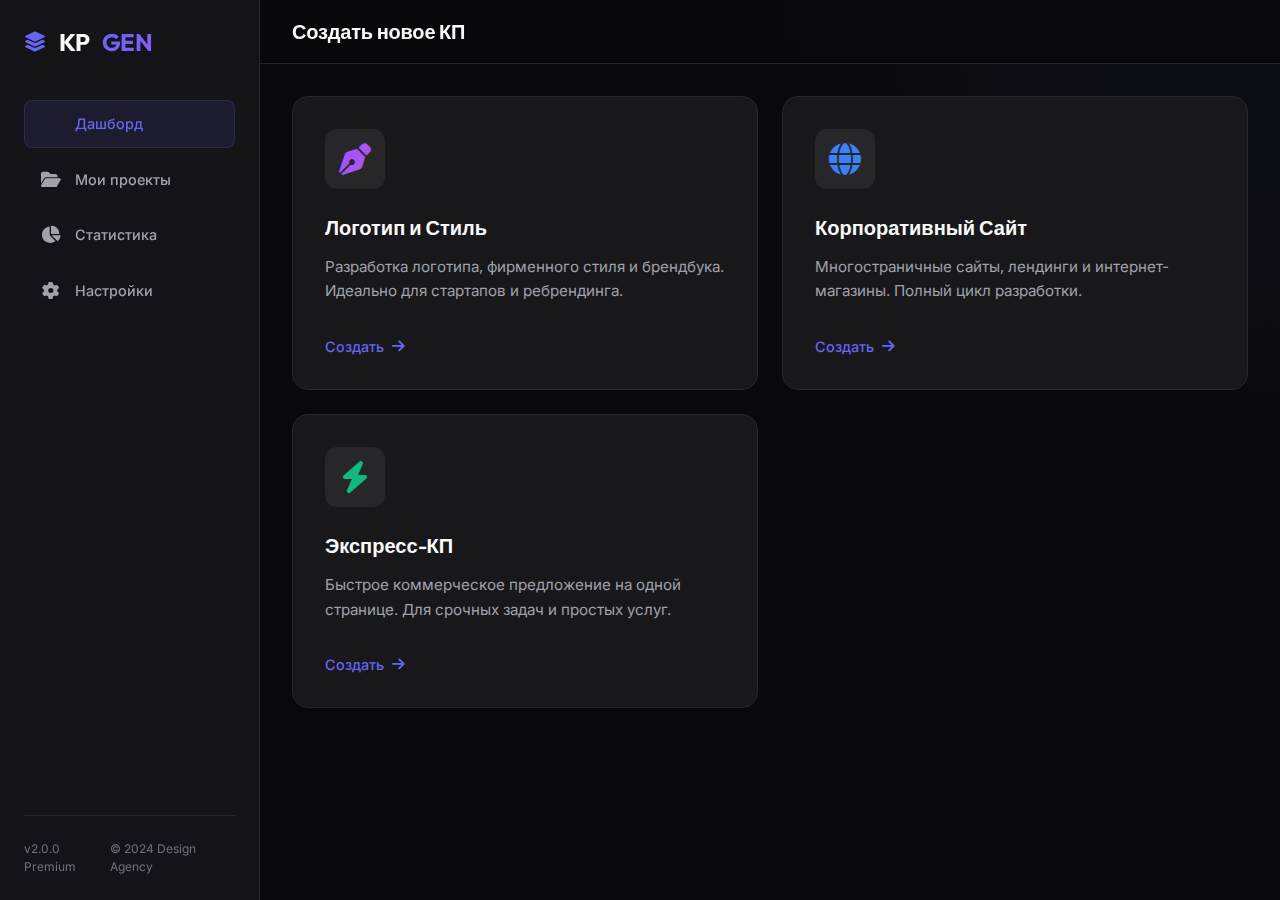
<file: index.html>
<!DOCTYPE html>
<html lang="ru">

<head>
    <meta charset="UTF-8">
    <meta name="viewport" content="width=device-width, initial-scale=1.0">
    <title>KP Generator | Dashboard</title>
    <link rel="stylesheet" href="/styles.css">
    <link rel="stylesheet" href="https://cdnjs.cloudflare.com/ajax/libs/font-awesome/6.4.0/css/all.min.css">
</head>

<body>
    <div class="app-container">
        <!-- Sidebar -->
        <aside class="sidebar">
            <div class="logo">
                <i class="fa-solid fa-layer-group"></i>
                KP<span>GEN</span>
            </div>

            <nav class="nav-menu">
                <a href="#" class="nav-item active">
                    <i class="fa-solid fa-grid-2"></i>
                    Дашборд
                </a>
                <a href="#" class="nav-item">
                    <i class="fa-solid fa-folder-open"></i>
                    Мои проекты
                </a>
                <a href="#" class="nav-item">
                    <i class="fa-solid fa-chart-pie"></i>
                    Статистика
                </a>
                <a href="#" class="nav-item">
                    <i class="fa-solid fa-gear"></i>
                    Настройки
                </a>
            </nav>

            <div class="sidebar-footer">
                <p>v2.0.0 Premium</p>
                <p>&copy; 2024 Design Agency</p>
            </div>
        </aside>

        <!-- Main Content -->
        <main class="main-content">
            <div class="top-bar">
                <div class="page-title">Создать новое КП</div>
                <div class="user-profile">
                    <!-- Placeholder for user info if needed -->
                </div>
            </div>

            <div class="content-scroll-area">
                <div class="dashboard-grid">
                    <!-- Card 1: Logo -->
                    <a href="/generator.html?type=logo" class="kp-card">
                        <div class="card-icon" style="color: #a855f7;">
                            <i class="fa-solid fa-pen-nib"></i>
                        </div>
                        <div class="card-title">Логотип и Стиль</div>
                        <div class="card-desc">
                            Разработка логотипа, фирменного стиля и брендбука. Идеально для стартапов и ребрендинга.
                        </div>
                        <div class="card-arrow">
                            Создать <i class="fa-solid fa-arrow-right"></i>
                        </div>
                    </a>

                    <!-- Card 2: Website -->
                    <a href="/generator.html?type=website" class="kp-card">
                        <div class="card-icon" style="color: #3b82f6;">
                            <i class="fa-solid fa-globe"></i>
                        </div>
                        <div class="card-title">Корпоративный Сайт</div>
                        <div class="card-desc">
                            Многостраничные сайты, лендинги и интернет-магазины. Полный цикл разработки.
                        </div>
                        <div class="card-arrow">
                            Создать <i class="fa-solid fa-arrow-right"></i>
                        </div>
                    </a>

                    <!-- Card 3: Express -->
                    <a href="/generator.html?type=express" class="kp-card">
                        <div class="card-icon" style="color: #10b981;">
                            <i class="fa-solid fa-bolt"></i>
                        </div>
                        <div class="card-title">Экспресс-КП</div>
                        <div class="card-desc">
                            Быстрое коммерческое предложение на одной странице. Для срочных задач и простых услуг.
                        </div>
                        <div class="card-arrow">
                            Создать <i class="fa-solid fa-arrow-right"></i>
                        </div>
                    </a>
                </div>
            </div>
        </main>
    </div>
</body>

</html>
</file>
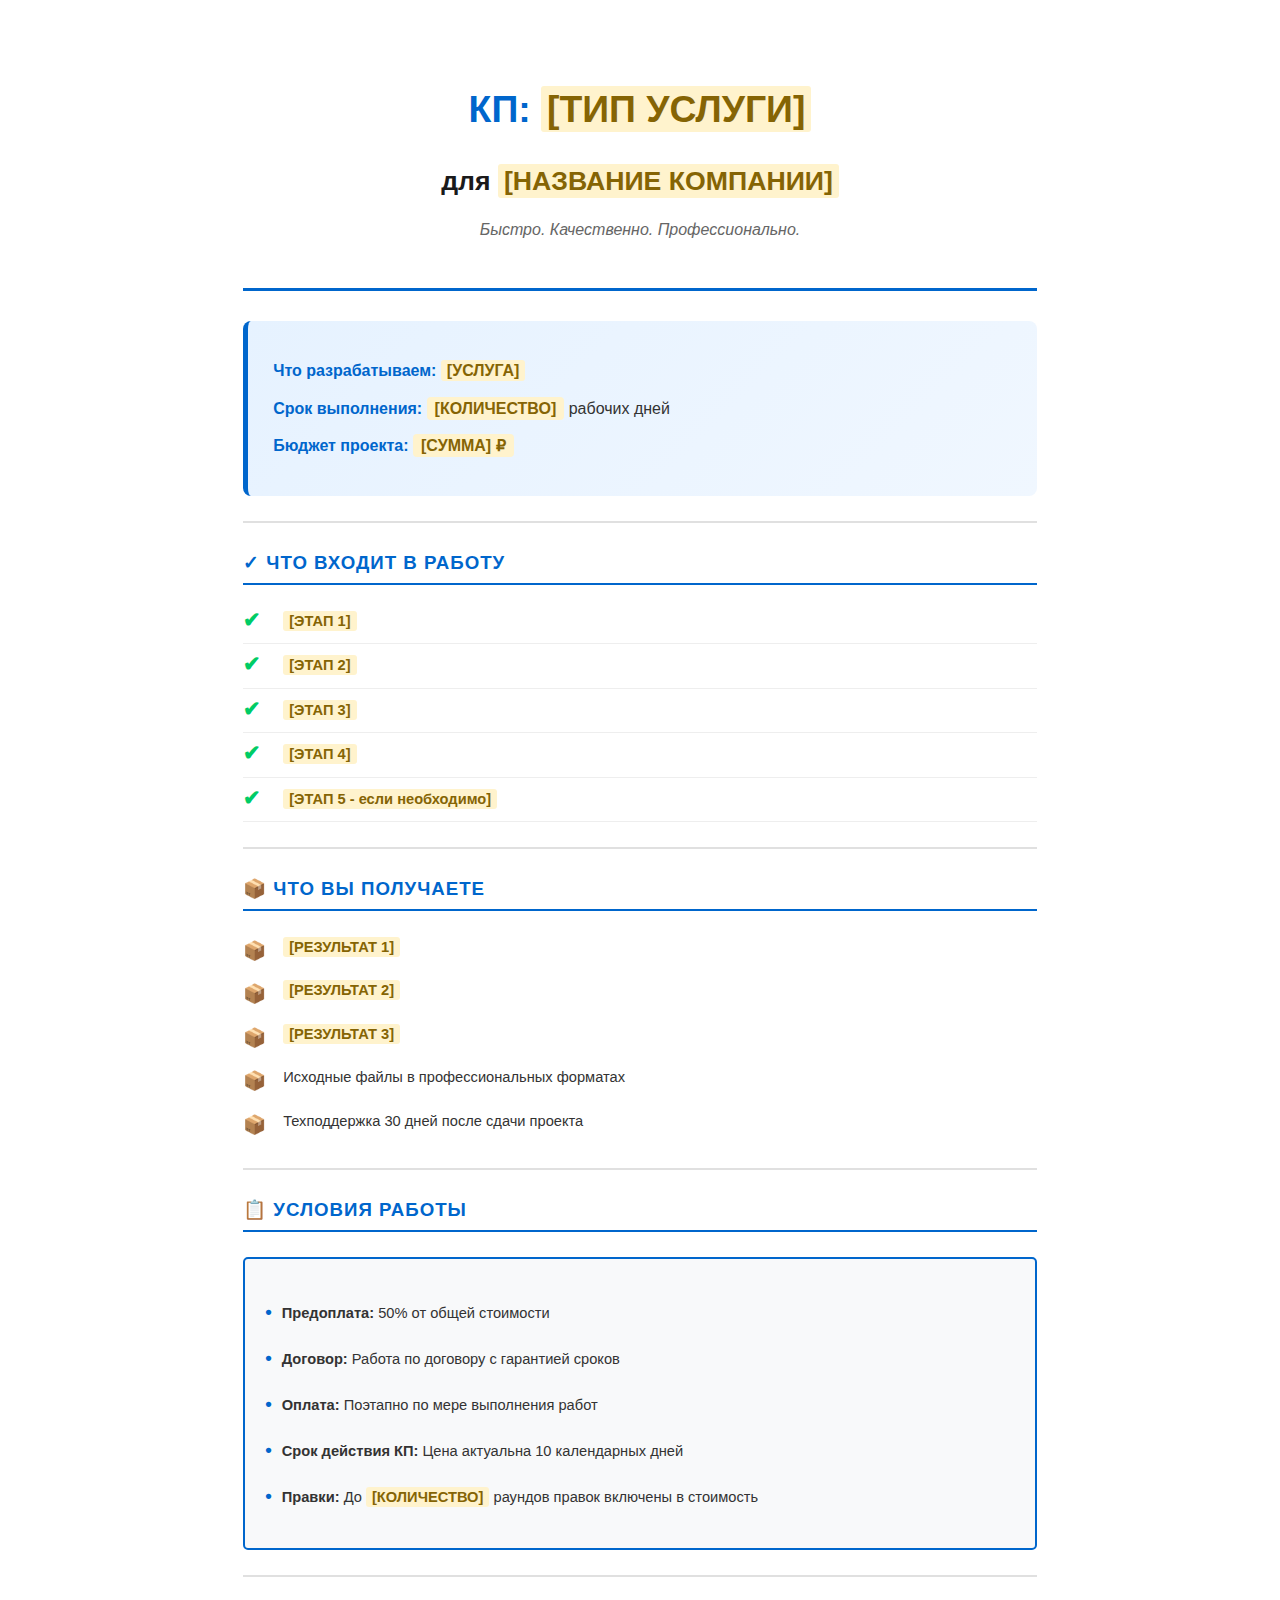
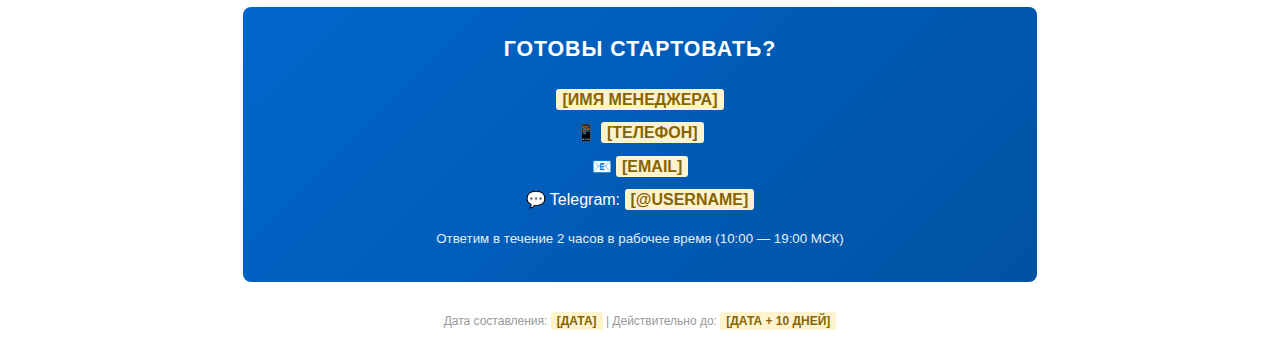
<file: output/kp-express-template.html>
<!DOCTYPE html>
<html xmlns:o="urn:schemas-microsoft-com:office:office" xmlns:w="urn:schemas-microsoft-com:office:word"
    xmlns="http://www.w3.org/TR/REC-html40">

<head>
    <meta charset="UTF-8">
    <meta name="ProgId" content="Word.Document">
    <meta name="Generator" content="Microsoft Word 15">
    <meta name="Originator" content="Microsoft Word 15">
    <title>Коммерческое предложение - Экспресс</title>
    <!--[if gte mso 9]>
    <xml>
        <w:WordDocument>
            <w:View>Print</w:View>
            <w:Zoom>100</w:Zoom>
        </w:WordDocument>
    </xml>
    <![endif]-->
    <style>
        @page {
            size: A4;
            margin: 2.5cm;
        }

        body {
            font-family: 'Segoe UI', Arial, sans-serif;
            font-size: 11pt;
            line-height: 1.6;
            color: #333333;
            max-width: 21cm;
            margin: 0 auto;
            padding: 20px;
        }

        h1 {
            font-size: 28pt;
            font-weight: 700;
            color: #0066cc;
            margin: 20px 0;
            text-align: center;
        }

        h2 {
            font-size: 20pt;
            font-weight: 600;
            color: #1a1a1a;
            margin: 15px 0 10px 0;
            text-align: center;
        }

        h3 {
            font-size: 14pt;
            font-weight: 600;
            color: #0066cc;
            margin: 20px 0 10px 0;
            text-transform: uppercase;
            letter-spacing: 1px;
            border-bottom: 2px solid #0066cc;
            padding-bottom: 5px;
        }

        .header-section {
            text-align: center;
            padding: 40px 0 30px 0;
            border-bottom: 3px solid #0066cc;
            margin-bottom: 30px;
        }

        .key-info {
            background: linear-gradient(135deg, #e6f2ff 0%, #f0f7ff 100%);
            padding: 25px;
            margin: 25px 0;
            border-radius: 8px;
            border-left: 5px solid #0066cc;
        }

        .key-info p {
            margin: 12px 0;
            font-size: 12pt;
        }

        .key-info strong {
            color: #0066cc;
            font-weight: 600;
            display: inline-block;
            min-width: 120px;
        }

        .highlight-value {
            background-color: #fff3cd;
            color: #856404;
            font-weight: 700;
            padding: 3px 8px;
            border-radius: 4px;
        }

        .checklist {
            list-style: none;
            padding: 0;
            margin: 15px 0;
        }

        .checklist li {
            padding: 10px 0 10px 40px;
            position: relative;
            font-size: 11pt;
            border-bottom: 1px solid #eeeeee;
        }

        .checklist li:before {
            content: "✔";
            position: absolute;
            left: 0;
            color: #00cc66;
            font-weight: bold;
            font-size: 16pt;
            line-height: 1;
        }

        .deliverables {
            list-style: none;
            padding: 0;
            margin: 15px 0;
        }

        .deliverables li {
            padding: 10px 0 10px 40px;
            position: relative;
            font-size: 11pt;
        }

        .deliverables li:before {
            content: "📦";
            position: absolute;
            left: 0;
            font-size: 14pt;
        }

        .conditions-box {
            background-color: #f8f9fa;
            border: 2px solid #0066cc;
            padding: 20px;
            margin: 25px 0;
            border-radius: 5px;
        }

        .conditions-box ul {
            list-style: none;
            padding: 0;
            margin: 10px 0;
        }

        .conditions-box li {
            padding: 8px 0;
            font-size: 11pt;
        }

        .conditions-box li:before {
            content: "•";
            color: #0066cc;
            font-weight: bold;
            margin-right: 10px;
            font-size: 14pt;
        }

        .cta-section {
            background: linear-gradient(135deg, #0066cc 0%, #0052a3 100%);
            color: white;
            padding: 25px;
            margin: 30px 0 20px 0;
            border-radius: 8px;
            text-align: center;
        }

        .cta-section h3 {
            color: white;
            border: none;
            margin: 0 0 15px 0;
            font-size: 16pt;
        }

        .cta-section p {
            margin: 8px 0;
            font-size: 12pt;
        }

        .placeholder {
            background-color: #fff3cd;
            color: #856404;
            font-weight: 600;
            padding: 2px 6px;
            border-radius: 3px;
        }

        .separator {
            border: none;
            border-top: 2px solid #e0e0e0;
            margin: 25px 0;
        }

        .tagline {
            font-size: 12pt;
            color: #666666;
            font-style: italic;
            text-align: center;
            margin: 15px 0;
        }
    </style>
</head>

<body>

    <!-- HEADER -->
    <div class="header-section">
        <h1>КП: <span class="placeholder">[ТИП УСЛУГИ]</span></h1>
        <h2>для <span class="placeholder">[НАЗВАНИЕ КОМПАНИИ]</span></h2>
        <p class="tagline">Быстро. Качественно. Профессионально.</p>
    </div>

    <!-- KEY INFO -->
    <div class="key-info">
        <p><strong>Что разрабатываем:</strong> <span class="placeholder">[УСЛУГА]</span></p>
        <p><strong>Срок выполнения:</strong> <span class="highlight-value">[КОЛИЧЕСТВО]</span> рабочих дней</p>
        <p><strong>Бюджет проекта:</strong> <span class="highlight-value">[СУММА] ₽</span></p>
    </div>

    <hr class="separator">

    <!-- ЧТО ВХОДИТ -->
    <h3>✓ Что входит в работу</h3>

    <ul class="checklist">
        <li><span class="placeholder">[ЭТАП 1]</span></li>
        <li><span class="placeholder">[ЭТАП 2]</span></li>
        <li><span class="placeholder">[ЭТАП 3]</span></li>
        <li><span class="placeholder">[ЭТАП 4]</span></li>
        <li><span class="placeholder">[ЭТАП 5 - если необходимо]</span></li>
    </ul>

    <hr class="separator">

    <!-- ЧТО ПОЛУЧАЕТЕ -->
    <h3>📦 Что вы получаете</h3>

    <ul class="deliverables">
        <li><span class="placeholder">[РЕЗУЛЬТАТ 1]</span></li>
        <li><span class="placeholder">[РЕЗУЛЬТАТ 2]</span></li>
        <li><span class="placeholder">[РЕЗУЛЬТАТ 3]</span></li>
        <li>Исходные файлы в профессиональных форматах</li>
        <li>Техподдержка 30 дней после сдачи проекта</li>
    </ul>

    <hr class="separator">

    <!-- УСЛОВИЯ -->
    <h3>📋 Условия работы</h3>

    <div class="conditions-box">
        <ul>
            <li><strong>Предоплата:</strong> 50% от общей стоимости</li>
            <li><strong>Договор:</strong> Работа по договору с гарантией сроков</li>
            <li><strong>Оплата:</strong> Поэтапно по мере выполнения работ</li>
            <li><strong>Срок действия КП:</strong> Цена актуальна 10 календарных дней</li>
            <li><strong>Правки:</strong> До <span class="placeholder">[КОЛИЧЕСТВО]</span> раундов правок включены в
                стоимость</li>
        </ul>
    </div>

    <hr class="separator">

    <!-- CTA -->
    <div class="cta-section">
        <h3>Готовы стартовать?</h3>
        <p><strong><span class="placeholder">[ИМЯ МЕНЕДЖЕРА]</span></strong></p>
        <p>📱 <span class="placeholder">[ТЕЛЕФОН]</span></p>
        <p>📧 <span class="placeholder">[EMAIL]</span></p>
        <p>💬 Telegram: <span class="placeholder">[@USERNAME]</span></p>
        <p style="margin-top: 15px; font-size: 10pt; opacity: 0.9;">Ответим в течение 2 часов в рабочее время (10:00 —
            19:00 МСК)</p>
    </div>

    <!-- FOOTER NOTE -->
    <p style="text-align: center; font-size: 9pt; color: #999999; margin-top: 30px;">
        Дата составления: <span class="placeholder">[ДАТА]</span> |
        Действительно до: <span class="placeholder">[ДАТА + 10 ДНЕЙ]</span>
    </p>

</body>

</html>
</file>
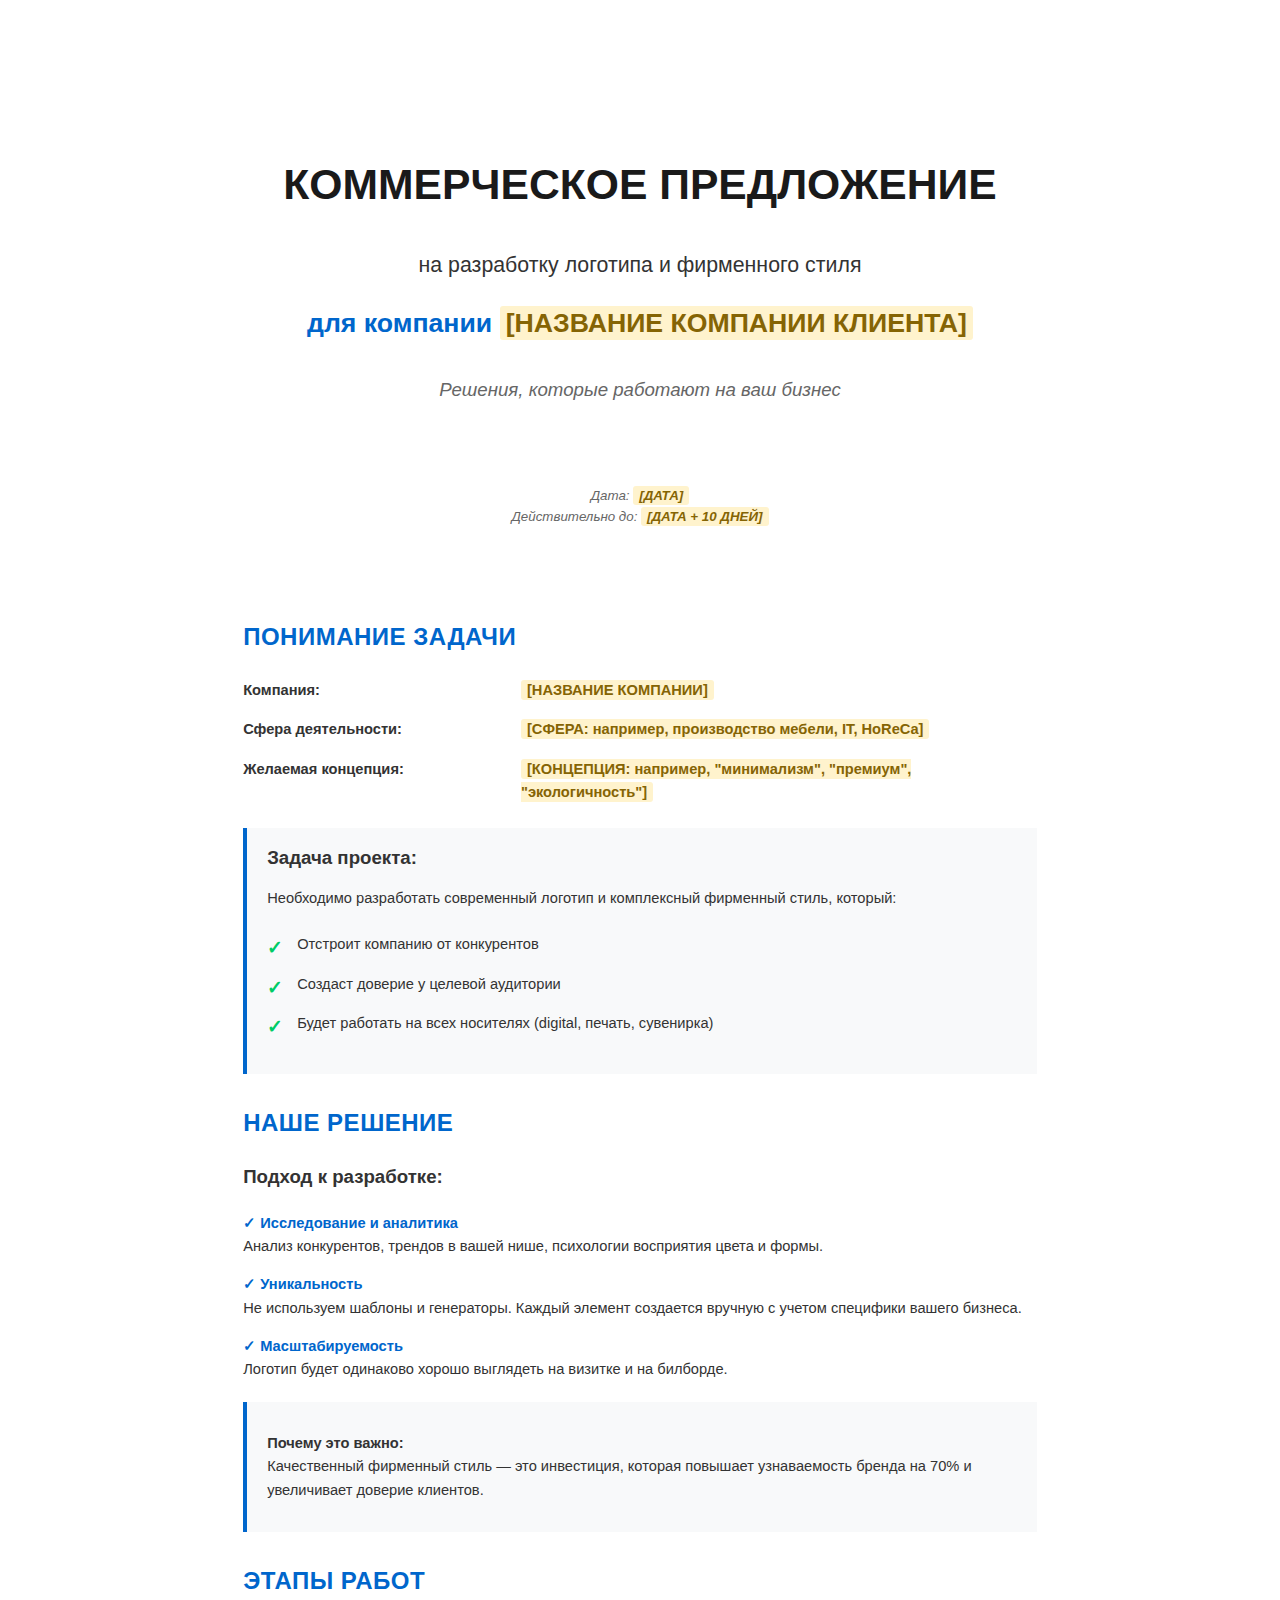
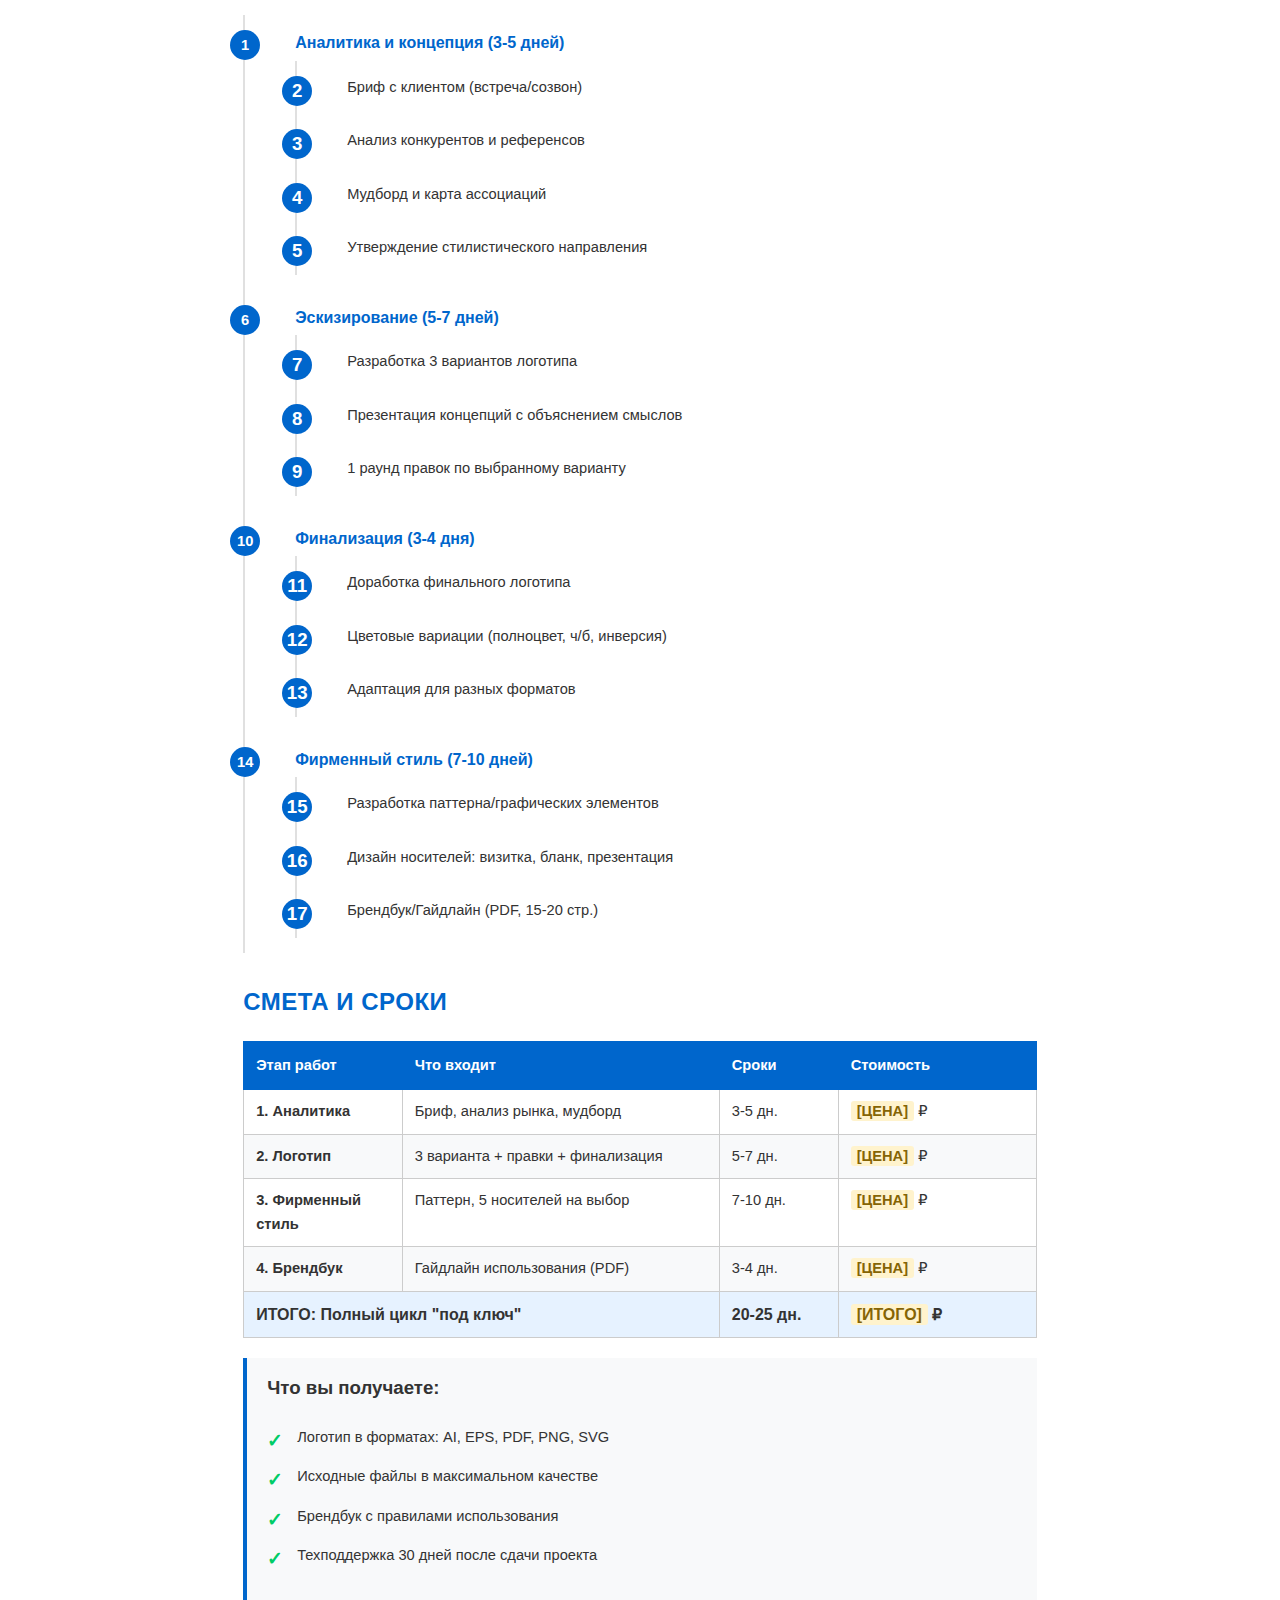
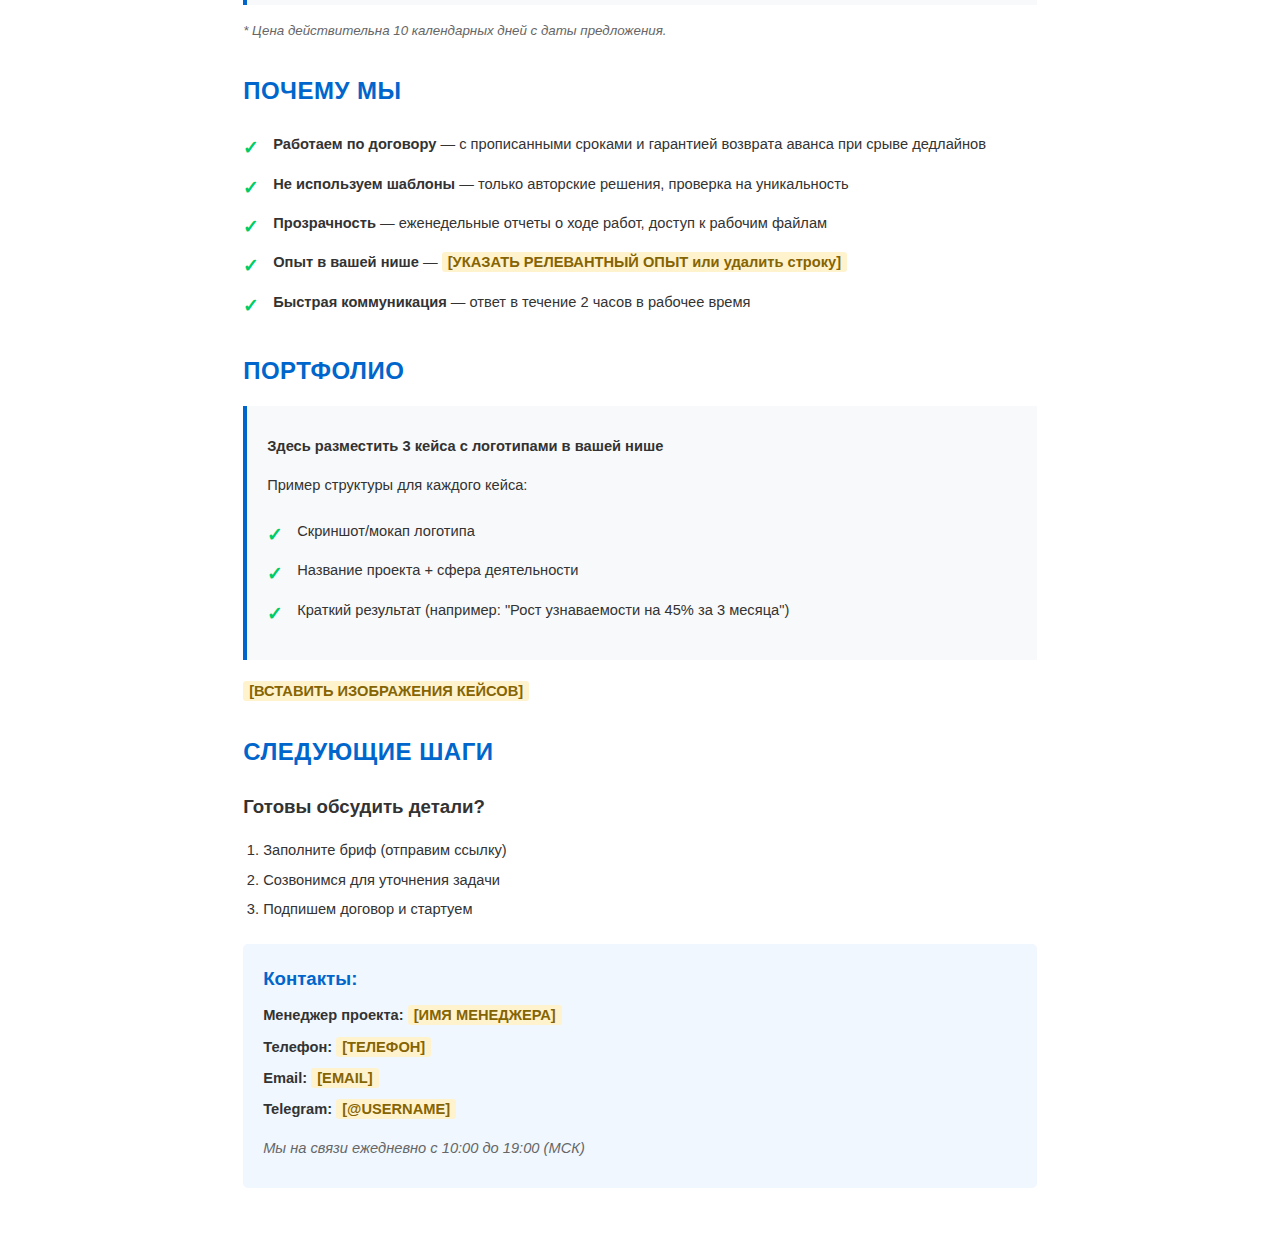
<file: output/kp-logo-template.html>
<!DOCTYPE html>
<html xmlns:o="urn:schemas-microsoft-com:office:office" xmlns:w="urn:schemas-microsoft-com:office:word"
    xmlns="http://www.w3.org/TR/REC-html40">

<head>
    <meta charset="UTF-8">
    <meta name="ProgId" content="Word.Document">
    <meta name="Generator" content="Microsoft Word 15">
    <meta name="Originator" content="Microsoft Word 15">
    <title>Коммерческое предложение - Логотип и фирменный стиль</title>
    <!--[if gte mso 9]>
    <xml>
        <w:WordDocument>
            <w:View>Print</w:View>
            <w:Zoom>100</w:Zoom>
        </w:WordDocument>
    </xml>
    <![endif]-->
    <style>
        @page {
            size: A4;
            margin: 2cm 2cm 2cm 2cm;
        }

        body {
            font-family: 'Segoe UI', Arial, sans-serif;
            font-size: 11pt;
            line-height: 1.6;
            color: #333333;
            max-width: 21cm;
            margin: 0 auto;
            padding: 20px;
        }

        h1 {
            font-size: 24pt;
            font-weight: 700;
            color: #1a1a1a;
            margin: 30px 0 10px 0;
            padding-bottom: 10px;
            border-bottom: 3px solid #0066cc;
        }

        h2 {
            font-size: 18pt;
            font-weight: 600;
            color: #0066cc;
            margin: 25px 0 15px 0;
            text-transform: uppercase;
            letter-spacing: 0.5px;
        }

        h3 {
            font-size: 14pt;
            font-weight: 600;
            color: #333333;
            margin: 20px 0 10px 0;
        }

        .title-page {
            text-align: center;
            padding: 100px 0 50px 0;
            page-break-after: always;
        }

        .title-page h1 {
            font-size: 32pt;
            border: none;
            margin-bottom: 20px;
        }

        .title-page .company-name {
            font-size: 20pt;
            font-weight: 600;
            color: #0066cc;
            margin: 20px 0;
        }

        .title-page .tagline {
            font-size: 14pt;
            color: #666666;
            font-style: italic;
            margin: 30px 0;
        }

        .section {
            margin: 30px 0;
            page-break-inside: avoid;
        }

        .highlight-box {
            background-color: #f8f9fa;
            border-left: 4px solid #0066cc;
            padding: 15px 20px;
            margin: 15px 0;
        }

        .info-grid {
            display: table;
            width: 100%;
            margin: 15px 0;
        }

        .info-row {
            display: table-row;
        }

        .info-label {
            display: table-cell;
            font-weight: 600;
            width: 35%;
            padding: 8px 10px 8px 0;
            vertical-align: top;
        }

        .info-value {
            display: table-cell;
            padding: 8px 0;
            vertical-align: top;
        }

        table {
            width: 100%;
            border-collapse: collapse;
            margin: 20px 0;
        }

        th {
            background-color: #0066cc;
            color: white;
            font-weight: 600;
            padding: 12px;
            text-align: left;
            border: 1px solid #0066cc;
        }

        td {
            padding: 10px 12px;
            border: 1px solid #cccccc;
            vertical-align: top;
        }

        tr:nth-child(even) {
            background-color: #f8f9fa;
        }

        .total-row {
            font-weight: 700;
            background-color: #e6f2ff !important;
            font-size: 12pt;
        }

        .checkmark {
            color: #00cc66;
            font-weight: bold;
            margin-right: 8px;
        }

        ul {
            list-style: none;
            padding-left: 0;
        }

        ul li {
            padding: 8px 0;
            padding-left: 30px;
            position: relative;
        }

        ul li:before {
            content: "✓";
            color: #00cc66;
            font-weight: bold;
            position: absolute;
            left: 0;
            font-size: 14pt;
        }

        .steps ol {
            counter-reset: step-counter;
            list-style: none;
            padding-left: 0;
        }

        .steps ol li {
            counter-increment: step-counter;
            padding: 15px 0 15px 50px;
            position: relative;
            border-left: 2px solid #e0e0e0;
        }

        .steps ol li:before {
            content: counter(step-counter);
            position: absolute;
            left: -15px;
            top: 15px;
            background-color: #0066cc;
            color: white;
            width: 30px;
            height: 30px;
            border-radius: 50%;
            text-align: center;
            line-height: 30px;
            font-weight: bold;
        }

        .steps ol li strong {
            display: block;
            font-size: 12pt;
            color: #0066cc;
            margin-bottom: 5px;
        }

        .contact-info {
            background-color: #f0f7ff;
            padding: 20px;
            border-radius: 5px;
            margin: 20px 0;
        }

        .contact-info p {
            margin: 8px 0;
            font-size: 11pt;
        }

        .placeholder {
            background-color: #fff3cd;
            color: #856404;
            font-weight: 600;
            padding: 2px 6px;
            border-radius: 3px;
        }

        .note {
            font-size: 10pt;
            color: #666666;
            font-style: italic;
            margin: 10px 0;
        }

        .page-break {
            page-break-after: always;
        }
    </style>
</head>

<body>

    <!-- ТИТУЛЬНАЯ СТРАНИЦА -->
    <div class="title-page">
        <h1>КОММЕРЧЕСКОЕ ПРЕДЛОЖЕНИЕ</h1>
        <p style="font-size: 16pt; margin: 20px 0;">на разработку логотипа и фирменного стиля</p>

        <div class="company-name">
            для компании <span class="placeholder">[НАЗВАНИЕ КОМПАНИИ КЛИЕНТА]</span>
        </div>

        <div class="tagline">Решения, которые работают на ваш бизнес</div>

        <p class="note" style="margin-top: 80px; font-size: 10pt;">
            Дата: <span class="placeholder">[ДАТА]</span><br>
            Действительно до: <span class="placeholder">[ДАТА + 10 ДНЕЙ]</span>
        </p>
    </div>

    <!-- ПОНИМАНИЕ ЗАДАЧИ -->
    <div class="section">
        <h2>ПОНИМАНИЕ ЗАДАЧИ</h2>

        <div class="info-grid">
            <div class="info-row">
                <div class="info-label">Компания:</div>
                <div class="info-value"><span class="placeholder">[НАЗВАНИЕ КОМПАНИИ]</span></div>
            </div>
            <div class="info-row">
                <div class="info-label">Сфера деятельности:</div>
                <div class="info-value"><span class="placeholder">[СФЕРА: например, производство мебели, IT,
                        HoReCa]</span></div>
            </div>
            <div class="info-row">
                <div class="info-label">Желаемая концепция:</div>
                <div class="info-value"><span class="placeholder">[КОНЦЕПЦИЯ: например, "минимализм", "премиум",
                        "экологичность"]</span></div>
            </div>
        </div>

        <div class="highlight-box">
            <h3 style="margin-top: 0;">Задача проекта:</h3>
            <p>Необходимо разработать современный логотип и комплексный фирменный стиль, который:</p>
            <ul>
                <li>Отстроит компанию от конкурентов</li>
                <li>Создаст доверие у целевой аудитории</li>
                <li>Будет работать на всех носителях (digital, печать, сувенирка)</li>
            </ul>
        </div>
    </div>

    <!-- НАШЕ РЕШЕНИЕ -->
    <div class="section">
        <h2>НАШЕ РЕШЕНИЕ</h2>

        <h3>Подход к разработке:</h3>

        <div style="margin: 20px 0;">
            <p><strong style="color: #0066cc;">✓ Исследование и аналитика</strong><br>
                Анализ конкурентов, трендов в вашей нише, психологии восприятия цвета и формы.</p>

            <p><strong style="color: #0066cc;">✓ Уникальность</strong><br>
                Не используем шаблоны и генераторы. Каждый элемент создается вручную с учетом специфики вашего бизнеса.
            </p>

            <p><strong style="color: #0066cc;">✓ Масштабируемость</strong><br>
                Логотип будет одинаково хорошо выглядеть на визитке и на билборде.</p>
        </div>

        <div class="highlight-box">
            <p><strong>Почему это важно:</strong><br>
                Качественный фирменный стиль — это инвестиция, которая повышает узнаваемость бренда на 70% и увеличивает
                доверие клиентов.</p>
        </div>
    </div>

    <!-- ЭТАПЫ РАБОТ -->
    <div class="section page-break">
        <h2>ЭТАПЫ РАБОТ</h2>

        <div class="steps">
            <ol>
                <li>
                    <strong>Аналитика и концепция (3-5 дней)</strong>
                    <ul style="margin-top: 5px;">
                        <li>Бриф с клиентом (встреча/созвон)</li>
                        <li>Анализ конкурентов и референсов</li>
                        <li>Мудборд и карта ассоциаций</li>
                        <li>Утверждение стилистического направления</li>
                    </ul>
                </li>

                <li>
                    <strong>Эскизирование (5-7 дней)</strong>
                    <ul>
                        <li>Разработка 3 вариантов логотипа</li>
                        <li>Презентация концепций с объяснением смыслов</li>
                        <li>1 раунд правок по выбранному варианту</li>
                    </ul>
                </li>

                <li>
                    <strong>Финализация (3-4 дня)</strong>
                    <ul>
                        <li>Доработка финального логотипа</li>
                        <li>Цветовые вариации (полноцвет, ч/б, инверсия)</li>
                        <li>Адаптация для разных форматов</li>
                    </ul>
                </li>

                <li>
                    <strong>Фирменный стиль (7-10 дней)</strong>
                    <ul>
                        <li>Разработка паттерна/графических элементов</li>
                        <li>Дизайн носителей: визитка, бланк, презентация</li>
                        <li>Брендбук/Гайдлайн (PDF, 15-20 стр.)</li>
                    </ul>
                </li>
            </ol>
        </div>
    </div>

    <!-- СМЕТА И СРОКИ -->
    <div class="section">
        <h2>СМЕТА И СРОКИ</h2>

        <table>
            <thead>
                <tr>
                    <th style="width: 20%;">Этап работ</th>
                    <th style="width: 40%;">Что входит</th>
                    <th style="width: 15%;">Сроки</th>
                    <th style="width: 25%;">Стоимость</th>
                </tr>
            </thead>
            <tbody>
                <tr>
                    <td><strong>1. Аналитика</strong></td>
                    <td>Бриф, анализ рынка, мудборд</td>
                    <td>3-5 дн.</td>
                    <td><span class="placeholder">[ЦЕНА]</span> ₽</td>
                </tr>
                <tr>
                    <td><strong>2. Логотип</strong></td>
                    <td>3 варианта + правки + финализация</td>
                    <td>5-7 дн.</td>
                    <td><span class="placeholder">[ЦЕНА]</span> ₽</td>
                </tr>
                <tr>
                    <td><strong>3. Фирменный стиль</strong></td>
                    <td>Паттерн, 5 носителей на выбор</td>
                    <td>7-10 дн.</td>
                    <td><span class="placeholder">[ЦЕНА]</span> ₽</td>
                </tr>
                <tr>
                    <td><strong>4. Брендбук</strong></td>
                    <td>Гайдлайн использования (PDF)</td>
                    <td>3-4 дн.</td>
                    <td><span class="placeholder">[ЦЕНА]</span> ₽</td>
                </tr>
                <tr class="total-row">
                    <td colspan="2"><strong>ИТОГО:</strong> Полный цикл "под ключ"</td>
                    <td><strong>20-25 дн.</strong></td>
                    <td><strong><span class="placeholder">[ИТОГО]</span> ₽</strong></td>
                </tr>
            </tbody>
        </table>

        <div class="highlight-box">
            <h3 style="margin-top: 0;">Что вы получаете:</h3>
            <ul>
                <li>Логотип в форматах: AI, EPS, PDF, PNG, SVG</li>
                <li>Исходные файлы в максимальном качестве</li>
                <li>Брендбук с правилами использования</li>
                <li>Техподдержка 30 дней после сдачи проекта</li>
            </ul>
        </div>

        <p class="note">* Цена действительна 10 календарных дней с даты предложения.</p>
    </div>

    <!-- ПОЧЕМУ МЫ -->
    <div class="section page-break">
        <h2>ПОЧЕМУ МЫ</h2>

        <ul style="font-size: 11pt;">
            <li><strong>Работаем по договору</strong> — с прописанными сроками и гарантией возврата аванса при срыве
                дедлайнов</li>
            <li><strong>Не используем шаблоны</strong> — только авторские решения, проверка на уникальность</li>
            <li><strong>Прозрачность</strong> — еженедельные отчеты о ходе работ, доступ к рабочим файлам</li>
            <li><strong>Опыт в вашей нише</strong> — <span class="placeholder">[УКАЗАТЬ РЕЛЕВАНТНЫЙ ОПЫТ или удалить
                    строку]</span></li>
            <li><strong>Быстрая коммуникация</strong> — ответ в течение 2 часов в рабочее время</li>
        </ul>
    </div>

    <!-- ПОРТФОЛИО -->
    <div class="section">
        <h2>ПОРТФОЛИО</h2>

        <div class="highlight-box">
            <p><strong>Здесь разместить 3 кейса с логотипами в вашей нише</strong></p>
            <p>Пример структуры для каждого кейса:</p>
            <ul>
                <li>Скриншот/мокап логотипа</li>
                <li>Название проекта + сфера деятельности</li>
                <li>Краткий результат (например: "Рост узнаваемости на 45% за 3 месяца")</li>
            </ul>
        </div>

        <p style="margin-top: 20px;"><span class="placeholder">[ВСТАВИТЬ ИЗОБРАЖЕНИЯ КЕЙСОВ]</span></p>
    </div>

    <!-- СЛЕДУЮЩИЕ ШАГИ -->
    <div class="section">
        <h2>СЛЕДУЮЩИЕ ШАГИ</h2>

        <h3>Готовы обсудить детали?</h3>

        <ol style="list-style: decimal; padding-left: 20px; line-height: 2;">
            <li>Заполните бриф (отправим ссылку)</li>
            <li>Созвонимся для уточнения задачи</li>
            <li>Подпишем договор и стартуем</li>
        </ol>

        <div class="contact-info">
            <h3 style="margin-top: 0; color: #0066cc;">Контакты:</h3>
            <p><strong>Менеджер проекта:</strong> <span class="placeholder">[ИМЯ МЕНЕДЖЕРА]</span></p>
            <p><strong>Телефон:</strong> <span class="placeholder">[ТЕЛЕФОН]</span></p>
            <p><strong>Email:</strong> <span class="placeholder">[EMAIL]</span></p>
            <p><strong>Telegram:</strong> <span class="placeholder">[@USERNAME]</span></p>
            <p class="note" style="margin-top: 15px;">Мы на связи ежедневно с 10:00 до 19:00 (МСК)</p>
        </div>
    </div>

</body>

</html>
</file>
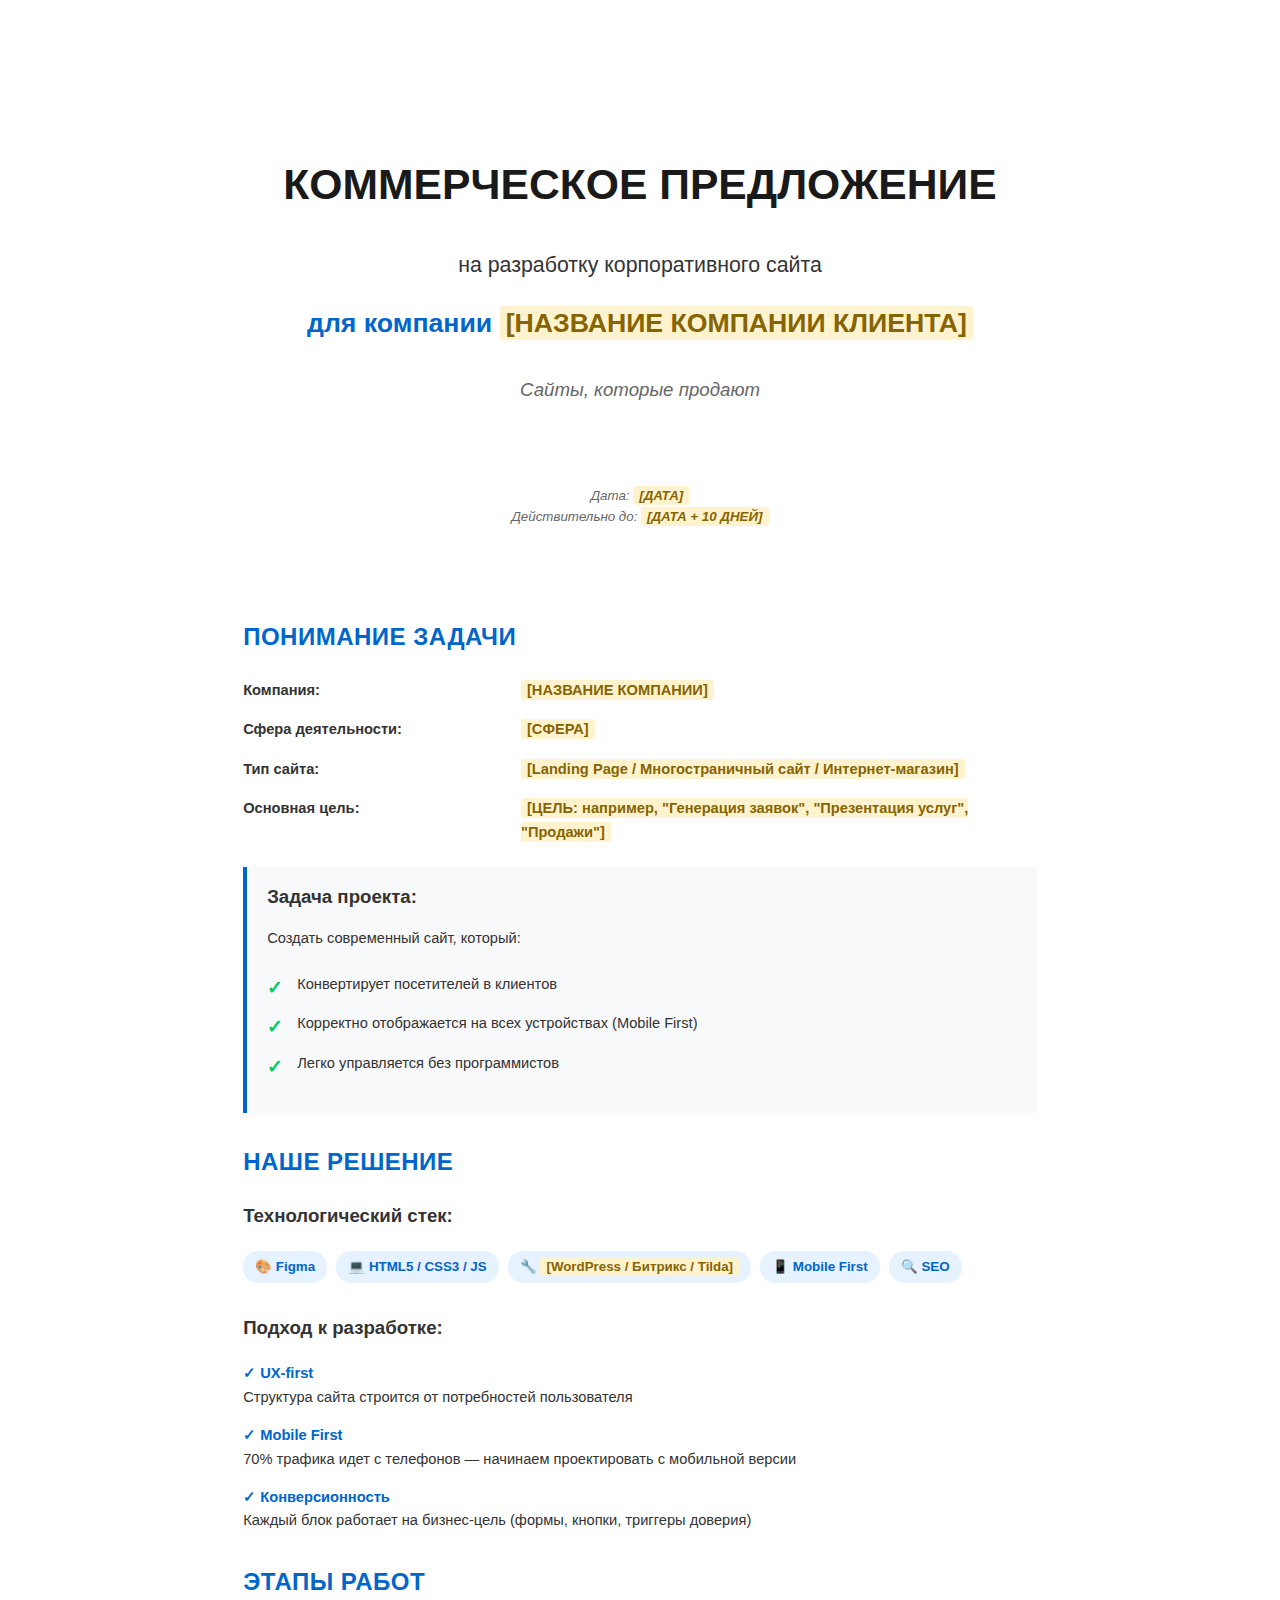
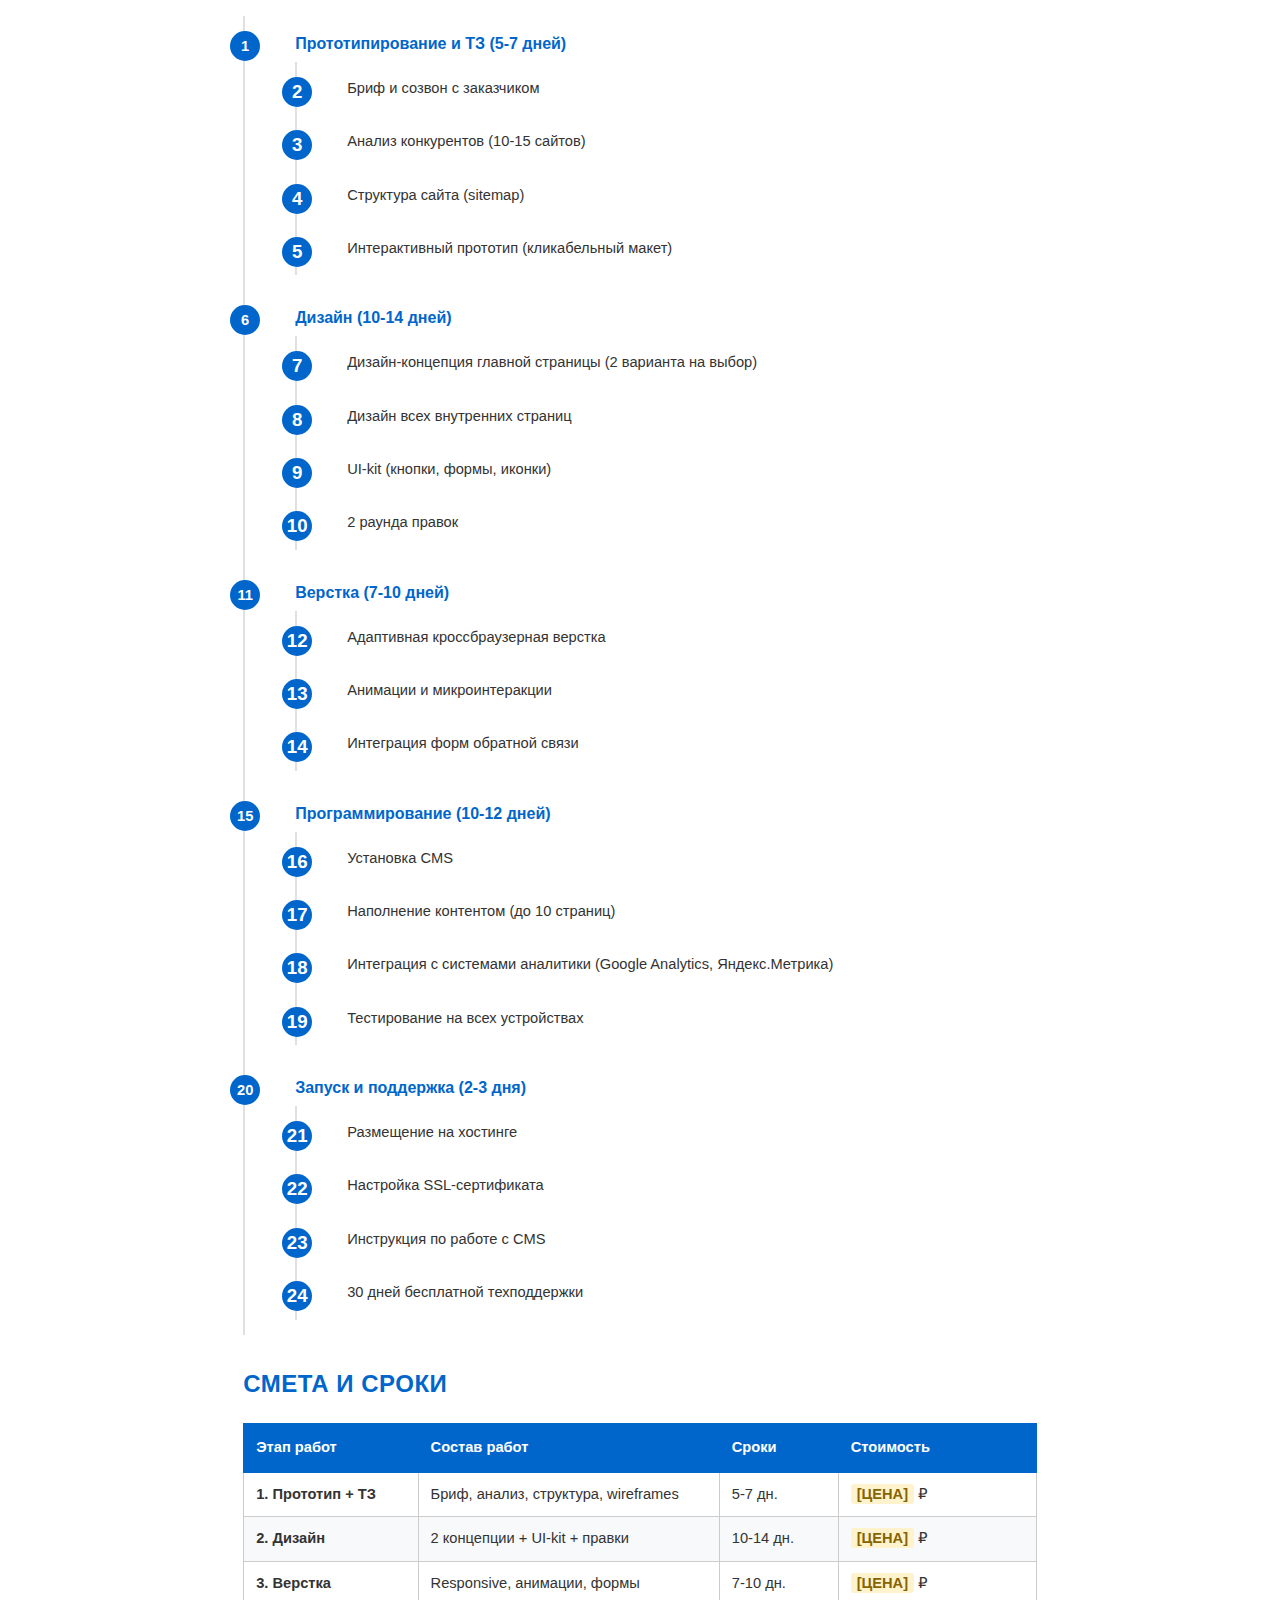
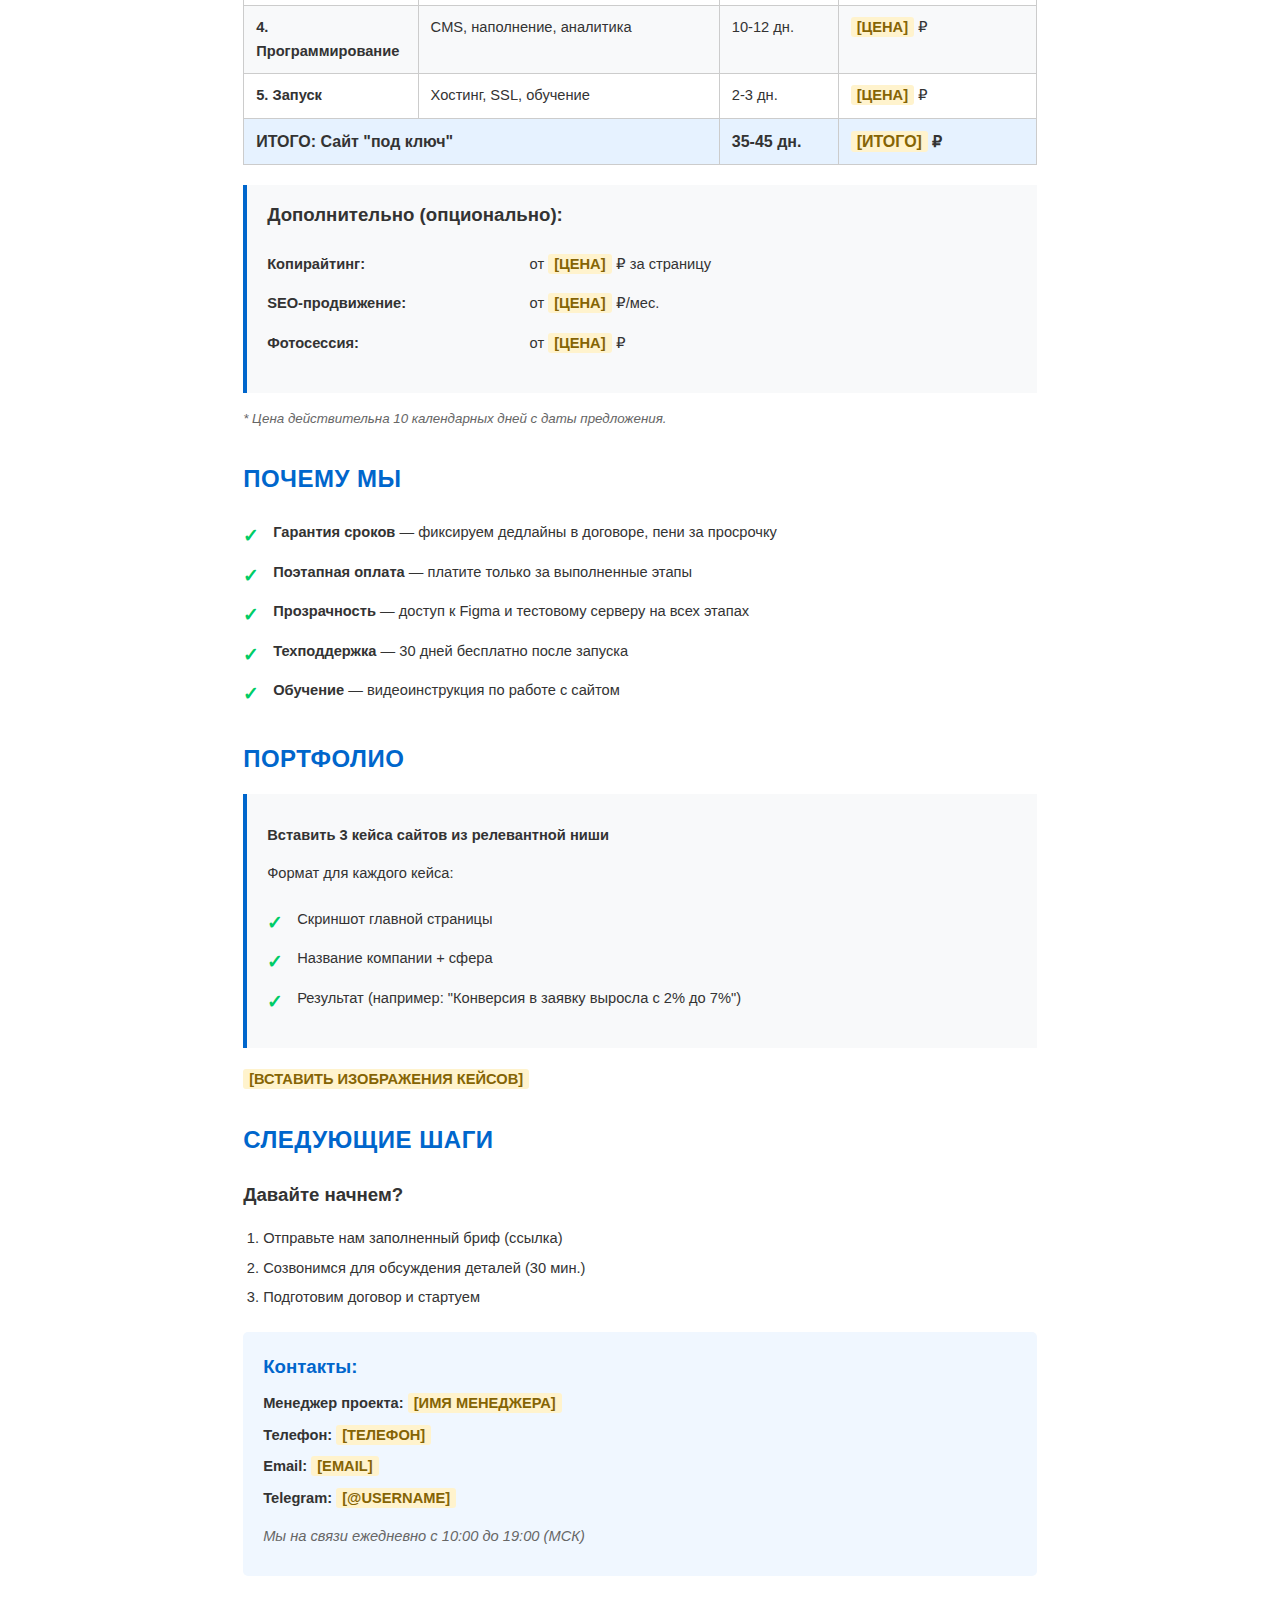
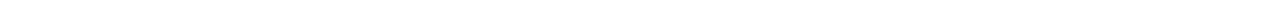
<file: output/kp-website-template.html>
<!DOCTYPE html>
<html xmlns:o="urn:schemas-microsoft-com:office:office" xmlns:w="urn:schemas-microsoft-com:office:word"
    xmlns="http://www.w3.org/TR/REC-html40">

<head>
    <meta charset="UTF-8">
    <meta name="ProgId" content="Word.Document">
    <meta name="Generator" content="Microsoft Word 15">
    <meta name="Originator" content="Microsoft Word 15">
    <title>Коммерческое предложение - Корпоративный сайт</title>
    <!--[if gte mso 9]>
    <xml>
        <w:WordDocument>
            <w:View>Print</w:View>
            <w:Zoom>100</w:Zoom>
        </w:WordDocument>
    </xml>
    <![endif]-->
    <style>
        @page {
            size: A4;
            margin: 2cm 2cm 2cm 2cm;
        }

        body {
            font-family: 'Segoe UI', Arial, sans-serif;
            font-size: 11pt;
            line-height: 1.6;
            color: #333333;
            max-width: 21cm;
            margin: 0 auto;
            padding: 20px;
        }

        h1 {
            font-size: 24pt;
            font-weight: 700;
            color: #1a1a1a;
            margin: 30px 0 10px 0;
            padding-bottom: 10px;
            border-bottom: 3px solid #0066cc;
        }

        h2 {
            font-size: 18pt;
            font-weight: 600;
            color: #0066cc;
            margin: 25px 0 15px 0;
            text-transform: uppercase;
            letter-spacing: 0.5px;
        }

        h3 {
            font-size: 14pt;
            font-weight: 600;
            color: #333333;
            margin: 20px 0 10px 0;
        }

        .title-page {
            text-align: center;
            padding: 100px 0 50px 0;
            page-break-after: always;
        }

        .title-page h1 {
            font-size: 32pt;
            border: none;
            margin-bottom: 20px;
        }

        .title-page .company-name {
            font-size: 20pt;
            font-weight: 600;
            color: #0066cc;
            margin: 20px 0;
        }

        .title-page .tagline {
            font-size: 14pt;
            color: #666666;
            font-style: italic;
            margin: 30px 0;
        }

        .section {
            margin: 30px 0;
            page-break-inside: avoid;
        }

        .highlight-box {
            background-color: #f8f9fa;
            border-left: 4px solid #0066cc;
            padding: 15px 20px;
            margin: 15px 0;
        }

        .info-grid {
            display: table;
            width: 100%;
            margin: 15px 0;
        }

        .info-row {
            display: table-row;
        }

        .info-label {
            display: table-cell;
            font-weight: 600;
            width: 35%;
            padding: 8px 10px 8px 0;
            vertical-align: top;
        }

        .info-value {
            display: table-cell;
            padding: 8px 0;
            vertical-align: top;
        }

        table {
            width: 100%;
            border-collapse: collapse;
            margin: 20px 0;
        }

        th {
            background-color: #0066cc;
            color: white;
            font-weight: 600;
            padding: 12px;
            text-align: left;
            border: 1px solid #0066cc;
        }

        td {
            padding: 10px 12px;
            border: 1px solid #cccccc;
            vertical-align: top;
        }

        tr:nth-child(even) {
            background-color: #f8f9fa;
        }

        .total-row {
            font-weight: 700;
            background-color: #e6f2ff !important;
            font-size: 12pt;
        }

        .tech-badge {
            display: inline-block;
            background-color: #e6f2ff;
            color: #0066cc;
            padding: 5px 12px;
            margin: 5px 5px 5px 0;
            border-radius: 15px;
            font-size: 10pt;
            font-weight: 600;
        }

        ul {
            list-style: none;
            padding-left: 0;
        }

        ul li {
            padding: 8px 0;
            padding-left: 30px;
            position: relative;
        }

        ul li:before {
            content: "✓";
            color: #00cc66;
            font-weight: bold;
            position: absolute;
            left: 0;
            font-size: 14pt;
        }

        .steps ol {
            counter-reset: step-counter;
            list-style: none;
            padding-left: 0;
        }

        .steps ol li {
            counter-increment: step-counter;
            padding: 15px 0 15px 50px;
            position: relative;
            border-left: 2px solid #e0e0e0;
        }

        .steps ol li:before {
            content: counter(step-counter);
            position: absolute;
            left: -15px;
            top: 15px;
            background-color: #0066cc;
            color: white;
            width: 30px;
            height: 30px;
            border-radius: 50%;
            text-align: center;
            line-height: 30px;
            font-weight: bold;
        }

        .steps ol li strong {
            display: block;
            font-size: 12pt;
            color: #0066cc;
            margin-bottom: 5px;
        }

        .contact-info {
            background-color: #f0f7ff;
            padding: 20px;
            border-radius: 5px;
            margin: 20px 0;
        }

        .contact-info p {
            margin: 8px 0;
            font-size: 11pt;
        }

        .placeholder {
            background-color: #fff3cd;
            color: #856404;
            font-weight: 600;
            padding: 2px 6px;
            border-radius: 3px;
        }

        .note {
            font-size: 10pt;
            color: #666666;
            font-style: italic;
            margin: 10px 0;
        }

        .page-break {
            page-break-after: always;
        }
    </style>
</head>

<body>

    <!-- ТИТУЛЬНАЯ СТРАНИЦА -->
    <div class="title-page">
        <h1>КОММЕРЧЕСКОЕ ПРЕДЛОЖЕНИЕ</h1>
        <p style="font-size: 16pt; margin: 20px 0;">на разработку корпоративного сайта</p>

        <div class="company-name">
            для компании <span class="placeholder">[НАЗВАНИЕ КОМПАНИИ КЛИЕНТА]</span>
        </div>

        <div class="tagline">Сайты, которые продают</div>

        <p class="note" style="margin-top: 80px; font-size: 10pt;">
            Дата: <span class="placeholder">[ДАТА]</span><br>
            Действительно до: <span class="placeholder">[ДАТА + 10 ДНЕЙ]</span>
        </p>
    </div>

    <!-- ПОНИМАНИЕ ЗАДАЧИ -->
    <div class="section">
        <h2>ПОНИМАНИЕ ЗАДАЧИ</h2>

        <div class="info-grid">
            <div class="info-row">
                <div class="info-label">Компания:</div>
                <div class="info-value"><span class="placeholder">[НАЗВАНИЕ КОМПАНИИ]</span></div>
            </div>
            <div class="info-row">
                <div class="info-label">Сфера деятельности:</div>
                <div class="info-value"><span class="placeholder">[СФЕРА]</span></div>
            </div>
            <div class="info-row">
                <div class="info-label">Тип сайта:</div>
                <div class="info-value"><span class="placeholder">[Landing Page / Многостраничный сайт /
                        Интернет-магазин]</span></div>
            </div>
            <div class="info-row">
                <div class="info-label">Основная цель:</div>
                <div class="info-value"><span class="placeholder">[ЦЕЛЬ: например, "Генерация заявок", "Презентация
                        услуг", "Продажи"]</span></div>
            </div>
        </div>

        <div class="highlight-box">
            <h3 style="margin-top: 0;">Задача проекта:</h3>
            <p>Создать современный сайт, который:</p>
            <ul>
                <li>Конвертирует посетителей в клиентов</li>
                <li>Корректно отображается на всех устройствах (Mobile First)</li>
                <li>Легко управляется без программистов</li>
            </ul>
        </div>
    </div>

    <!-- НАШЕ РЕШЕНИЕ -->
    <div class="section">
        <h2>НАШЕ РЕШЕНИЕ</h2>

        <h3>Технологический стек:</h3>

        <div style="margin: 15px 0;">
            <span class="tech-badge">🎨 Figma</span>
            <span class="tech-badge">💻 HTML5 / CSS3 / JS</span>
            <span class="tech-badge">🔧 <span class="placeholder">[WordPress / Битрикс / Tilda]</span></span>
            <span class="tech-badge">📱 Mobile First</span>
            <span class="tech-badge">🔍 SEO</span>
        </div>

        <h3 style="margin-top: 25px;">Подход к разработке:</h3>

        <div style="margin: 20px 0;">
            <p><strong style="color: #0066cc;">✓ UX-first</strong><br>
                Структура сайта строится от потребностей пользователя</p>

            <p><strong style="color: #0066cc;">✓ Mobile First</strong><br>
                70% трафика идет с телефонов — начинаем проектировать с мобильной версии</p>

            <p><strong style="color: #0066cc;">✓ Конверсионность</strong><br>
                Каждый блок работает на бизнес-цель (формы, кнопки, триггеры доверия)</p>
        </div>
    </div>

    <!-- ЭТАПЫ РАБОТ -->
    <div class="section page-break">
        <h2>ЭТАПЫ РАБОТ</h2>

        <div class="steps">
            <ol>
                <li>
                    <strong>Прототипирование и ТЗ (5-7 дней)</strong>
                    <ul style="margin-top: 5px;">
                        <li>Бриф и созвон с заказчиком</li>
                        <li>Анализ конкурентов (10-15 сайтов)</li>
                        <li>Структура сайта (sitemap)</li>
                        <li>Интерактивный прототип (кликабельный макет)</li>
                    </ul>
                </li>

                <li>
                    <strong>Дизайн (10-14 дней)</strong>
                    <ul>
                        <li>Дизайн-концепция главной страницы (2 варианта на выбор)</li>
                        <li>Дизайн всех внутренних страниц</li>
                        <li>UI-kit (кнопки, формы, иконки)</li>
                        <li>2 раунда правок</li>
                    </ul>
                </li>

                <li>
                    <strong>Верстка (7-10 дней)</strong>
                    <ul>
                        <li>Адаптивная кроссбраузерная верстка</li>
                        <li>Анимации и микроинтеракции</li>
                        <li>Интеграция форм обратной связи</li>
                    </ul>
                </li>

                <li>
                    <strong>Программирование (10-12 дней)</strong>
                    <ul>
                        <li>Установка CMS</li>
                        <li>Наполнение контентом (до 10 страниц)</li>
                        <li>Интеграция с системами аналитики (Google Analytics, Яндекс.Метрика)</li>
                        <li>Тестирование на всех устройствах</li>
                    </ul>
                </li>

                <li>
                    <strong>Запуск и поддержка (2-3 дня)</strong>
                    <ul>
                        <li>Размещение на хостинге</li>
                        <li>Настройка SSL-сертификата</li>
                        <li>Инструкция по работе с CMS</li>
                        <li>30 дней бесплатной техподдержки</li>
                    </ul>
                </li>
            </ol>
        </div>
    </div>

    <!-- СМЕТА И СРОКИ -->
    <div class="section">
        <h2>СМЕТА И СРОКИ</h2>

        <table>
            <thead>
                <tr>
                    <th style="width: 22%;">Этап работ</th>
                    <th style="width: 38%;">Состав работ</th>
                    <th style="width: 15%;">Сроки</th>
                    <th style="width: 25%;">Стоимость</th>
                </tr>
            </thead>
            <tbody>
                <tr>
                    <td><strong>1. Прототип + ТЗ</strong></td>
                    <td>Бриф, анализ, структура, wireframes</td>
                    <td>5-7 дн.</td>
                    <td><span class="placeholder">[ЦЕНА]</span> ₽</td>
                </tr>
                <tr>
                    <td><strong>2. Дизайн</strong></td>
                    <td>2 концепции + UI-kit + правки</td>
                    <td>10-14 дн.</td>
                    <td><span class="placeholder">[ЦЕНА]</span> ₽</td>
                </tr>
                <tr>
                    <td><strong>3. Верстка</strong></td>
                    <td>Responsive, анимации, формы</td>
                    <td>7-10 дн.</td>
                    <td><span class="placeholder">[ЦЕНА]</span> ₽</td>
                </tr>
                <tr>
                    <td><strong>4. Программирование</strong></td>
                    <td>CMS, наполнение, аналитика</td>
                    <td>10-12 дн.</td>
                    <td><span class="placeholder">[ЦЕНА]</span> ₽</td>
                </tr>
                <tr>
                    <td><strong>5. Запуск</strong></td>
                    <td>Хостинг, SSL, обучение</td>
                    <td>2-3 дн.</td>
                    <td><span class="placeholder">[ЦЕНА]</span> ₽</td>
                </tr>
                <tr class="total-row">
                    <td colspan="2"><strong>ИТОГО:</strong> Сайт "под ключ"</td>
                    <td><strong>35-45 дн.</strong></td>
                    <td><strong><span class="placeholder">[ИТОГО]</span> ₽</strong></td>
                </tr>
            </tbody>
        </table>

        <div class="highlight-box">
            <h3 style="margin-top: 0;">Дополнительно (опционально):</h3>
            <div class="info-grid">
                <div class="info-row">
                    <div class="info-label">Копирайтинг:</div>
                    <div class="info-value">от <span class="placeholder">[ЦЕНА]</span> ₽ за страницу</div>
                </div>
                <div class="info-row">
                    <div class="info-label">SEO-продвижение:</div>
                    <div class="info-value">от <span class="placeholder">[ЦЕНА]</span> ₽/мес.</div>
                </div>
                <div class="info-row">
                    <div class="info-label">Фотосессия:</div>
                    <div class="info-value">от <span class="placeholder">[ЦЕНА]</span> ₽</div>
                </div>
            </div>
        </div>

        <p class="note">* Цена действительна 10 календарных дней с даты предложения.</p>
    </div>

    <!-- ПОЧЕМУ МЫ -->
    <div class="section page-break">
        <h2>ПОЧЕМУ МЫ</h2>

        <ul style="font-size: 11pt;">
            <li><strong>Гарантия сроков</strong> — фиксируем дедлайны в договоре, пени за просрочку</li>
            <li><strong>Поэтапная оплата</strong> — платите только за выполненные этапы</li>
            <li><strong>Прозрачность</strong> — доступ к Figma и тестовому серверу на всех этапах</li>
            <li><strong>Техподдержка</strong> — 30 дней бесплатно после запуска</li>
            <li><strong>Обучение</strong> — видеоинструкция по работе с сайтом</li>
        </ul>
    </div>

    <!-- ПОРТФОЛИО -->
    <div class="section">
        <h2>ПОРТФОЛИО</h2>

        <div class="highlight-box">
            <p><strong>Вставить 3 кейса сайтов из релевантной ниши</strong></p>
            <p>Формат для каждого кейса:</p>
            <ul>
                <li>Скриншот главной страницы</li>
                <li>Название компании + сфера</li>
                <li>Результат (например: "Конверсия в заявку выросла с 2% до 7%")</li>
            </ul>
        </div>

        <p style="margin-top: 20px;"><span class="placeholder">[ВСТАВИТЬ ИЗОБРАЖЕНИЯ КЕЙСОВ]</span></p>
    </div>

    <!-- СЛЕДУЮЩИЕ ШАГИ -->
    <div class="section">
        <h2>СЛЕДУЮЩИЕ ШАГИ</h2>

        <h3>Давайте начнем?</h3>

        <ol style="list-style: decimal; padding-left: 20px; line-height: 2;">
            <li>Отправьте нам заполненный бриф (ссылка)</li>
            <li>Созвонимся для обсуждения деталей (30 мин.)</li>
            <li>Подготовим договор и стартуем</li>
        </ol>

        <div class="contact-info">
            <h3 style="margin-top: 0; color: #0066cc;">Контакты:</h3>
            <p><strong>Менеджер проекта:</strong> <span class="placeholder">[ИМЯ МЕНЕДЖЕРА]</span></p>
            <p><strong>Телефон:</strong> <span class="placeholder">[ТЕЛЕФОН]</span></p>
            <p><strong>Email:</strong> <span class="placeholder">[EMAIL]</span></p>
            <p><strong>Telegram:</strong> <span class="placeholder">[@USERNAME]</span></p>
            <p class="note" style="margin-top: 15px;">Мы на связи ежедневно с 10:00 до 19:00 (МСК)</p>
        </div>
    </div>

</body>

</html>
</file>
<file: styles.css>
@import url('https://fonts.googleapis.com/css2?family=Inter:wght@300;400;500;600;700&display=swap');
@import url('https://fonts.googleapis.com/css2?family=Outfit:wght@400;500;600;700&display=swap');

:root {
    /* Modern Minimalist Palette (Zinc/Slate inspired) */
    --bg-body: #09090b;
    --bg-sidebar: rgba(24, 24, 27, 0.8);
    /* Glass effect */
    --bg-card: #18181b;
    --bg-input: #27272a;
    --bg-hover: #27272a;

    --text-primary: #fafafa;
    --text-secondary: #a1a1aa;
    --text-muted: #71717a;

    /* Accent Colors - Vibrant but professional */
    --primary: #6366f1;
    /* Indigo 500 */
    --primary-hover: #4f46e5;
    /* Indigo 600 */
    --accent: #8b5cf6;
    /* Violet 500 */

    --danger: #ef4444;
    --success: #22c55e;

    --border-color: #27272a;
    --border-hover: #3f3f46;

    /* Effects */
    --shadow-sm: 0 1px 2px 0 rgb(0 0 0 / 0.05);
    --shadow-md: 0 4px 6px -1px rgb(0 0 0 / 0.1), 0 2px 4px -2px rgb(0 0 0 / 0.1);
    --shadow-lg: 0 10px 15px -3px rgb(0 0 0 / 0.1), 0 4px 6px -4px rgb(0 0 0 / 0.1);
    --shadow-glow: 0 0 20px rgba(99, 102, 241, 0.15);

    --glass: blur(12px);
    --radius-sm: 0.5rem;
    --radius-md: 0.75rem;
    --radius-lg: 1rem;

    --font-main: 'Inter', sans-serif;
    --font-display: 'Outfit', sans-serif;

    --sidebar-width: 260px;
    --top-bar-height: 64px;
}

* {
    box-sizing: border-box;
    margin: 0;
    padding: 0;
    -webkit-font-smoothing: antialiased;
    -moz-osx-font-smoothing: grayscale;
}

body {
    font-family: var(--font-main);
    background-color: var(--bg-body);
    color: var(--text-primary);
    height: 100vh;
    width: 100vw;
    overflow: hidden;
    display: flex;
    line-height: 1.5;
}

/* Layout Structure */
.app-container {
    display: flex;
    width: 100%;
    height: 100%;
    position: relative;
}

/* Sidebar - Glassmorphism */
.sidebar {
    width: var(--sidebar-width);
    background-color: var(--bg-sidebar);
    border-right: 1px solid var(--border-color);
    display: flex;
    flex-direction: column;
    padding: 1.5rem;
    flex-shrink: 0;
    transition: all 0.3s cubic-bezier(0.4, 0, 0.2, 1);
    backdrop-filter: var(--glass);
    z-index: 50;
}

.logo {
    font-family: var(--font-display);
    font-size: 1.5rem;
    font-weight: 700;
    color: var(--text-primary);
    margin-bottom: 2.5rem;
    display: flex;
    align-items: center;
    gap: 0.75rem;
    letter-spacing: -0.02em;
}

.logo i {
    color: var(--primary);
    font-size: 1.25rem;
}

.logo span {
    background: linear-gradient(135deg, var(--primary), var(--accent));
    background-clip: text;
    -webkit-background-clip: text;
    -webkit-text-fill-color: transparent;
}

.nav-menu {
    display: flex;
    flex-direction: column;
    gap: 0.5rem;
}

.nav-item {
    padding: 0.75rem 1rem;
    border-radius: var(--radius-sm);
    color: var(--text-secondary);
    text-decoration: none;
    transition: all 0.2s ease;
    display: flex;
    align-items: center;
    gap: 0.875rem;
    font-size: 0.9rem;
    font-weight: 500;
    border: 1px solid transparent;
}

.nav-item:hover {
    background-color: var(--bg-hover);
    color: var(--text-primary);
}

.nav-item.active {
    background-color: rgba(99, 102, 241, 0.1);
    color: var(--primary);
    border-color: rgba(99, 102, 241, 0.2);
}

.nav-item i {
    font-size: 1.1rem;
    width: 1.25rem;
    text-align: center;
}

.sidebar-footer {
    margin-top: auto;
    padding-top: 1.5rem;
    border-top: 1px solid var(--border-color);
    font-size: 0.75rem;
    color: var(--text-muted);
    display: flex;
    justify-content: space-between;
    align-items: center;
}

/* Main Content Area */
.main-content {
    flex: 1;
    display: flex;
    flex-direction: column;
    height: 100%;
    overflow: hidden;
    position: relative;
    background: radial-gradient(circle at top right, rgba(99, 102, 241, 0.05), transparent 40%);
}

.top-bar {
    height: var(--top-bar-height);
    border-bottom: 1px solid var(--border-color);
    display: flex;
    align-items: center;
    justify-content: space-between;
    padding: 0 2rem;
    background-color: rgba(9, 9, 11, 0.8);
    backdrop-filter: blur(8px);
    flex-shrink: 0;
    z-index: 40;
}

.page-title {
    font-family: var(--font-display);
    font-size: 1.25rem;
    font-weight: 600;
    letter-spacing: -0.01em;
}

/* Dashboard Grid */
.content-scroll-area {
    flex: 1;
    overflow-y: auto;
    padding: 2rem;
}

.dashboard-grid {
    display: grid;
    grid-template-columns: repeat(auto-fill, minmax(320px, 1fr));
    gap: 1.5rem;
    max-width: 1400px;
    margin: 0 auto;
}

.kp-card {
    background-color: var(--bg-card);
    border: 1px solid var(--border-color);
    border-radius: var(--radius-lg);
    padding: 2rem;
    transition: all 0.3s ease;
    cursor: pointer;
    display: flex;
    flex-direction: column;
    height: 100%;
    text-decoration: none;
    color: inherit;
    position: relative;
    overflow: hidden;
}

.kp-card::before {
    content: '';
    position: absolute;
    top: 0;
    left: 0;
    width: 100%;
    height: 4px;
    background: linear-gradient(90deg, var(--primary), var(--accent));
    opacity: 0;
    transition: opacity 0.3s ease;
}

.kp-card:hover {
    transform: translateY(-4px);
    border-color: var(--border-hover);
    box-shadow: var(--shadow-glow);
}

.kp-card:hover::before {
    opacity: 1;
}

.card-icon {
    font-size: 2rem;
    margin-bottom: 1.5rem;
    color: var(--text-secondary);
    transition: color 0.3s ease;
    background: var(--bg-input);
    width: 60px;
    height: 60px;
    display: flex;
    align-items: center;
    justify-content: center;
    border-radius: var(--radius-md);
}

.kp-card:hover .card-icon {
    color: var(--primary);
    background: rgba(99, 102, 241, 0.1);
}

.card-title {
    font-family: var(--font-display);
    font-size: 1.25rem;
    font-weight: 600;
    margin-bottom: 0.75rem;
    color: var(--text-primary);
}

.card-desc {
    color: var(--text-secondary);
    font-size: 0.95rem;
    line-height: 1.6;
    margin-bottom: 2rem;
}

.card-arrow {
    margin-top: auto;
    color: var(--primary);
    font-weight: 500;
    display: flex;
    align-items: center;
    gap: 0.5rem;
    font-size: 0.9rem;
}

.card-arrow i {
    transition: transform 0.2s ease;
}

.kp-card:hover .card-arrow i {
    transform: translateX(4px);
}

/* Generator Layout */
.generator-layout {
    display: flex;
    flex: 1;
    height: calc(100% - var(--top-bar-height));
    overflow: hidden;
}

.form-panel {
    width: 400px;
    background-color: var(--bg-body);
    border-right: 1px solid var(--border-color);
    padding: 2rem;
    overflow-y: auto;
    height: 100%;
    flex-shrink: 0;
}

.preview-panel {
    flex: 1;
    background-color: #121214;
    /* Darker background for contrast */
    padding: 2rem;
    overflow-y: auto;
    overflow-x: hidden;
    display: flex;
    flex-direction: column;
    align-items: center;
    height: 100%;
    position: relative;
    background-image: radial-gradient(#27272a 1px, transparent 1px);
    background-size: 20px 20px;
}

/* Toolbar */
.toolbar {
    display: flex;
    gap: 1rem;
    margin-bottom: 2rem;
    position: sticky;
    top: 0;
    z-index: 30;
    background: rgba(18, 18, 20, 0.8);
    padding: 0.75rem;
    border-radius: var(--radius-md);
    backdrop-filter: blur(8px);
    border: 1px solid var(--border-color);
}

/* Forms */
.form-group {
    margin-bottom: 1.5rem;
}

.form-label {
    display: block;
    margin-bottom: 0.5rem;
    font-size: 0.85rem;
    font-weight: 500;
    color: var(--text-secondary);
}

.form-input,
.form-select,
.form-textarea {
    width: 100%;
    padding: 0.875rem 1rem;
    background-color: var(--bg-input);
    border: 1px solid var(--border-color);
    border-radius: var(--radius-sm);
    color: var(--text-primary);
    font-family: inherit;
    font-size: 0.9rem;
    transition: all 0.2s ease;
}

.form-input:hover,
.form-select:hover,
.form-textarea:hover {
    border-color: var(--border-hover);
}

.form-input:focus,
.form-select:focus,
.form-textarea:focus {
    outline: none;
    border-color: var(--primary);
    box-shadow: 0 0 0 2px rgba(99, 102, 241, 0.2);
    background-color: var(--bg-card);
}

/* Buttons */
.btn {
    display: inline-flex;
    align-items: center;
    justify-content: center;
    padding: 0.75rem 1.5rem;
    border-radius: var(--radius-sm);
    font-weight: 500;
    cursor: pointer;
    transition: all 0.2s cubic-bezier(0.4, 0, 0.2, 1);
    border: 1px solid transparent;
    font-size: 0.9rem;
    gap: 0.5rem;
    font-family: inherit;
    letter-spacing: 0.01em;
}

.btn-primary {
    background: linear-gradient(135deg, var(--primary), var(--primary-hover));
    color: white;
    box-shadow: 0 4px 12px rgba(99, 102, 241, 0.3);
}

.btn-primary:hover {
    transform: translateY(-1px);
    box-shadow: 0 6px 16px rgba(99, 102, 241, 0.4);
}

.btn-primary:active {
    transform: translateY(0);
}

.btn-secondary {
    background-color: var(--bg-input);
    color: var(--text-primary);
    border-color: var(--border-color);
}

.btn-secondary:hover {
    background-color: var(--bg-hover);
    border-color: var(--text-secondary);
}

.btn-outline {
    background-color: transparent;
    border-color: var(--border-color);
    color: var(--text-secondary);
}

.btn-outline:hover {
    border-color: var(--text-primary);
    color: var(--text-primary);
    background-color: var(--bg-input);
}

/* AI Button Special Styling */
.btn-ai {
    background: linear-gradient(135deg, #6366f1 0%, #a855f7 100%);
    color: white;
    width: 100%;
    margin-bottom: 2rem;
    position: relative;
    overflow: hidden;
    border: none;
    font-weight: 600;
}

.btn-ai:hover {
    box-shadow: 0 0 20px rgba(168, 85, 247, 0.4);
}

/* Preview Paper */
.preview-paper {
    min-height: 297mm;
    /* A4 height */
    width: 210mm;
    /* A4 width */
    background: white;
    padding: 0;
    /* Content padding handled inside */
    box-shadow: 0 0 40px rgba(0, 0, 0, 0.5);
    color: #000;
    margin-bottom: 2rem;
    transform-origin: top center;
    transition: transform 0.3s ease;
}

/* Custom Scrollbar */
::-webkit-scrollbar {
    width: 6px;
    height: 6px;
}

::-webkit-scrollbar-track {
    background: transparent;
}

::-webkit-scrollbar-thumb {
    background: var(--border-color);
    border-radius: 3px;
}

::-webkit-scrollbar-thumb:hover {
    background: var(--text-secondary);
}

/* Loading Overlay */
.loading-overlay {
    position: fixed;
    top: 0;
    left: 0;
    width: 100%;
    height: 100%;
    background: rgba(9, 9, 11, 0.9);
    display: flex;
    flex-direction: column;
    align-items: center;
    justify-content: center;
    z-index: 1000;
    backdrop-filter: blur(8px);
}

.spinner {
    width: 40px;
    height: 40px;
    border: 3px solid rgba(255, 255, 255, 0.1);
    border-radius: 50%;
    border-top-color: var(--primary);
    animation: spin 0.8s cubic-bezier(0.4, 0, 0.2, 1) infinite;
    margin-bottom: 1rem;
}

@keyframes spin {
    to {
        transform: rotate(360deg);
    }
}

/* ==========================================================================
   RESPONSIVE STYLES
   ========================================================================== */

/* Large Laptop (1440px) */
@media (max-width: 1440px) {
    .preview-paper {
        transform: scale(0.9);
        margin-top: -20px;
    }
}

/* Laptop (1200px) */
@media (max-width: 1200px) {
    :root {
        --sidebar-width: 72px;
    }

    .logo span,
    .nav-item span,
    .sidebar-footer p {
        display: none;
    }

    .logo {
        justify-content: center;
        margin-bottom: 1.5rem;
    }

    .nav-item {
        justify-content: center;
        padding: 0.75rem;
    }

    .nav-item i {
        font-size: 1.25rem;
        margin: 0;
    }

    .form-panel {
        width: 340px;
    }
}

/* Tablet (992px) */
@media (max-width: 992px) {
    .generator-layout {
        flex-direction: column;
        height: auto;
        overflow: visible;
    }

    .form-panel {
        width: 100%;
        height: auto;
        max-height: none;
        border-right: none;
        border-bottom: 1px solid var(--border-color);
        padding: 1.5rem;
    }

    .preview-panel {
        height: auto;
        min-height: 500px;
        padding: 1.5rem;
        overflow: visible;
    }

    .preview-paper {
        transform: scale(1);
        width: 100%;
        max-width: 210mm;
        min-height: auto;
        aspect-ratio: 210/297;
    }

    .main-content {
        overflow-y: auto;
    }
}

/* Mobile (768px) */
@media (max-width: 768px) {
    .app-container {
        flex-direction: column;
    }

    .sidebar {
        width: 100%;
        height: auto;
        flex-direction: row;
        align-items: center;
        justify-content: space-between;
        padding: 1rem;
        border-right: none;
        border-bottom: 1px solid var(--border-color);
    }

    .nav-menu {
        flex-direction: row;
        gap: 1rem;
    }

    .nav-item {
        padding: 0.5rem;
    }

    .logo {
        margin-bottom: 0;
        font-size: 1.2rem;
    }

    .sidebar-footer {
        display: none;
    }

    .top-bar {
        padding: 0 1rem;
        height: 56px;
    }

    .page-title {
        font-size: 1rem;
    }

    .dashboard-grid {
        grid-template-columns: 1fr;
        padding: 1rem;
    }

    .kp-card {
        padding: 1.5rem;
    }

    .form-panel {
        padding: 1rem;
    }

    .preview-panel {
        padding: 1rem 0.5rem;
    }
}
</file>
